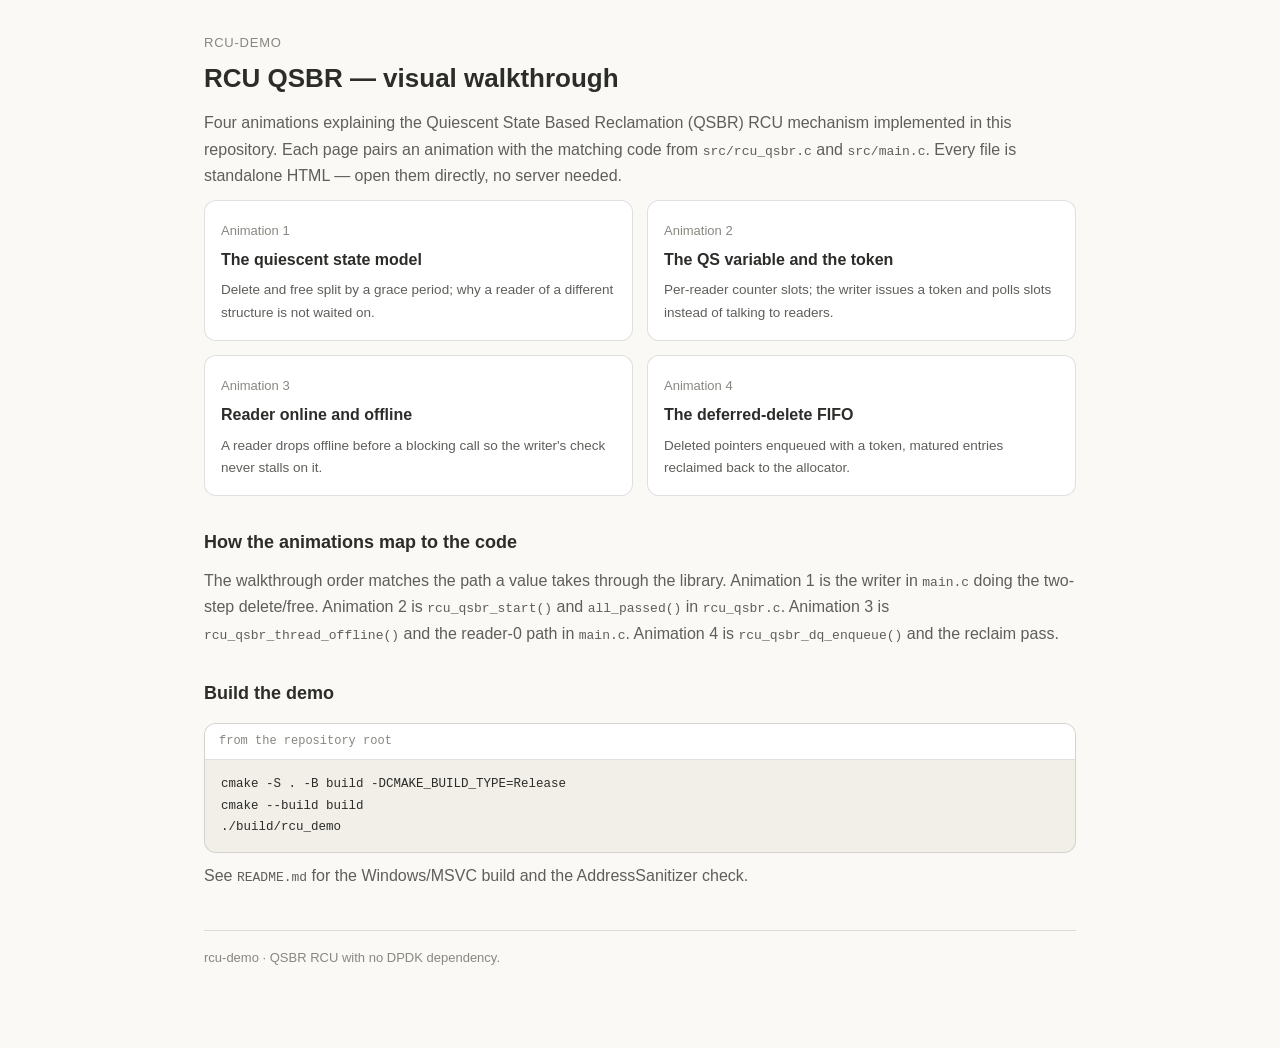
<file: docs/index.html>
<!DOCTYPE html>
<html lang="en">
<head>
<meta charset="utf-8">
<meta name="viewport" content="width=device-width, initial-scale=1">
<title>RCU demo — animations</title>
<link rel="stylesheet" href="rcu-anim.css">
</head>
<body>
<div class="wrap">
<header class="page">
  <p class="eyebrow">rcu-demo</p>
  <h1>RCU QSBR — visual walkthrough</h1>
</header>

<p>Four animations explaining the Quiescent State Based Reclamation (QSBR)
RCU mechanism implemented in this repository. Each page pairs an
animation with the matching code from <code>src/rcu_qsbr.c</code> and
<code>src/main.c</code>. Every file is standalone HTML — open them
directly, no server needed.</p>

<div class="tiles">
  <a class="tile" href="01-quiescent-state.html">
    <span class="n">Animation 1</span>
    <h3>The quiescent state model</h3>
    <p>Delete and free split by a grace period; why a reader of a
       different structure is not waited on.</p>
  </a>
  <a class="tile" href="02-qs-variable.html">
    <span class="n">Animation 2</span>
    <h3>The QS variable and the token</h3>
    <p>Per-reader counter slots; the writer issues a token and polls
       slots instead of talking to readers.</p>
  </a>
  <a class="tile" href="03-online-offline.html">
    <span class="n">Animation 3</span>
    <h3>Reader online and offline</h3>
    <p>A reader drops offline before a blocking call so the writer's
       check never stalls on it.</p>
  </a>
  <a class="tile" href="04-deferred-fifo.html">
    <span class="n">Animation 4</span>
    <h3>The deferred-delete FIFO</h3>
    <p>Deleted pointers enqueued with a token, matured entries
       reclaimed back to the allocator.</p>
  </a>
</div>

<h2>How the animations map to the code</h2>
<p>The walkthrough order matches the path a value takes through the
library. Animation&nbsp;1 is the writer in <code>main.c</code> doing the
two-step delete/free. Animation&nbsp;2 is <code>rcu_qsbr_start()</code>
and <code>all_passed()</code> in <code>rcu_qsbr.c</code>.
Animation&nbsp;3 is <code>rcu_qsbr_thread_offline()</code> and the
reader-0 path in <code>main.c</code>. Animation&nbsp;4 is
<code>rcu_qsbr_dq_enqueue()</code> and the reclaim pass.</p>

<h2>Build the demo</h2>
<figure class="code">
  <figcaption>from the repository root</figcaption>
<pre>cmake -S . -B build -DCMAKE_BUILD_TYPE=Release
cmake --build build
./build/rcu_demo
</pre>
</figure>
<p>See <code>README.md</code> for the Windows/MSVC build and the
AddressSanitizer check.</p>

<div class="footer">rcu-demo · QSBR RCU with no DPDK dependency.</div>
</div>
</body>
</html>
</file>
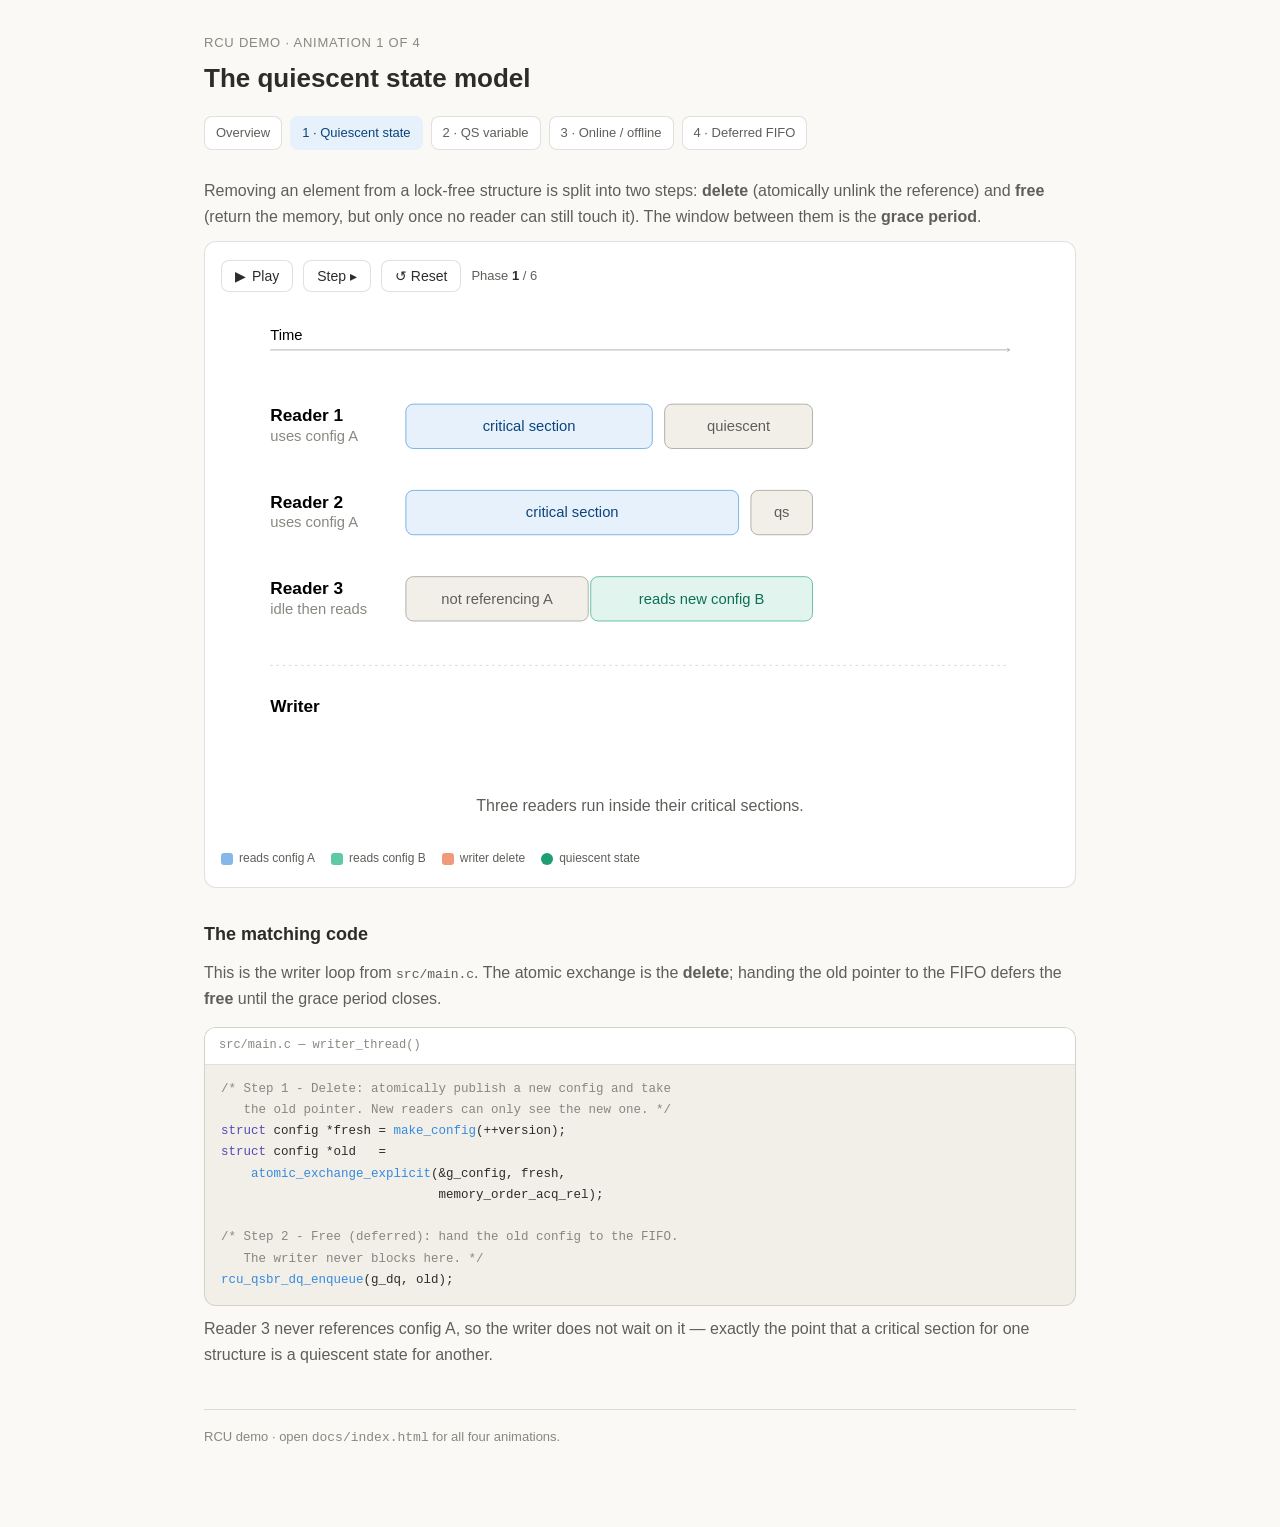
<file: docs/01-quiescent-state.html>
<!DOCTYPE html>
<html lang="en">
<head>
<meta charset="utf-8">
<meta name="viewport" content="width=device-width, initial-scale=1">
<title>1 · Quiescent state model — RCU demo</title>
<link rel="stylesheet" href="rcu-anim.css">
</head>
<body>
<div class="wrap">
<header class="page">
  <p class="eyebrow">RCU demo · animation 1 of 4</p>
  <h1>The quiescent state model</h1>
</header>

<nav class="nav">
  <a href="index.html">Overview</a>
  <a href="01-quiescent-state.html" class="current">1 · Quiescent state</a>
  <a href="02-qs-variable.html">2 · QS variable</a>
  <a href="03-online-offline.html">3 · Online / offline</a>
  <a href="04-deferred-fifo.html">4 · Deferred FIFO</a>
</nav>

<p>Removing an element from a lock-free structure is split into two steps:
<b>delete</b> (atomically unlink the reference) and <b>free</b> (return the
memory, but only once no reader can still touch it). The window between
them is the <b>grace period</b>.</p>

<div class="card">
  <div class="controls">
    <button id="play"><span id="play-i">▶</span> <span id="play-t">Play</span></button>
    <button id="step">Step ▸</button>
    <button id="reset">↺ Reset</button>
    <span class="phase-tag">Phase <b id="pn">1</b> / 6</span>
  </div>

  <svg viewBox="0 0 680 430" xmlns="http://www.w3.org/2000/svg" role="img"
       aria-label="Timeline of three readers and a writer across a grace period">
    <defs>
      <marker id="ar" viewBox="0 0 10 10" refX="8" refY="5"
              markerWidth="6" markerHeight="6" orient="auto-start-reverse">
        <path d="M2 1L8 5L2 9" fill="none" stroke="context-stroke"
              stroke-width="1.5" stroke-linecap="round" stroke-linejoin="round"/>
      </marker>
    </defs>
    <text x="40" y="26" class="t3" font-size="12">Time</text>
    <line x1="40" y1="34" x2="640" y2="34" stroke="#888780"
          stroke-width="0.5" marker-end="url(#ar)"/>

    <rect id="grace" x="250" y="40" width="220" height="330" rx="6"
          fill="#ba7517" opacity="0"/>
    <line id="del-l" x1="250" y1="40" x2="250" y2="378" stroke="#d85a30"
          stroke-width="1" stroke-dasharray="4 4" opacity="0"/>
    <line id="free-l" x1="470" y1="40" x2="470" y2="378" stroke="#1d9e75"
          stroke-width="1" stroke-dasharray="4 4" opacity="0"/>
    <text id="grace-t" x="360" y="58" text-anchor="middle" font-size="12"
          font-weight="600" fill="#854f0b" opacity="0">Grace period</text>

    <text x="40" y="92" font-size="14" font-weight="600">Reader 1</text>
    <text x="40" y="108" font-size="12" fill="#888780">uses config A</text>
    <rect x="150" y="78" width="200" height="36" rx="6" fill="#e6f1fb"
          stroke="#378add" stroke-width="0.5"/>
    <text x="250" y="100" text-anchor="middle" font-size="12"
          fill="#0c447c">critical section</text>
    <circle id="r1q" cx="350" cy="96" r="9" fill="#1d9e75" opacity="0"/>
    <rect x="360" y="78" width="120" height="36" rx="6" fill="#f1efe8"
          stroke="#888780" stroke-width="0.5"/>
    <text x="420" y="100" text-anchor="middle" font-size="12"
          fill="#5f5e5a">quiescent</text>

    <text x="40" y="162" font-size="14" font-weight="600">Reader 2</text>
    <text x="40" y="178" font-size="12" fill="#888780">uses config A</text>
    <rect x="150" y="148" width="270" height="36" rx="6" fill="#e6f1fb"
          stroke="#378add" stroke-width="0.5"/>
    <text x="285" y="170" text-anchor="middle" font-size="12"
          fill="#0c447c">critical section</text>
    <circle id="r2q" cx="420" cy="166" r="9" fill="#1d9e75" opacity="0"/>
    <rect x="430" y="148" width="50" height="36" rx="6" fill="#f1efe8"
          stroke="#888780" stroke-width="0.5"/>
    <text x="455" y="170" text-anchor="middle" font-size="12"
          fill="#5f5e5a">qs</text>

    <text x="40" y="232" font-size="14" font-weight="600">Reader 3</text>
    <text x="40" y="248" font-size="12" fill="#888780">idle then reads</text>
    <rect x="150" y="218" width="148" height="36" rx="6" fill="#f1efe8"
          stroke="#888780" stroke-width="0.5"/>
    <text x="224" y="240" text-anchor="middle" font-size="12"
          fill="#5f5e5a">not referencing A</text>
    <rect x="300" y="218" width="180" height="36" rx="6" fill="#e1f5ee"
          stroke="#1d9e75" stroke-width="0.5"/>
    <text x="390" y="240" text-anchor="middle" font-size="12"
          fill="#0f6e56">reads new config B</text>

    <line x1="40" y1="290" x2="640" y2="290" stroke="#888780"
          stroke-width="0.5" stroke-dasharray="2 3" opacity="0.5"/>

    <text x="40" y="328" font-size="14" font-weight="600">Writer</text>
    <g id="w-del" opacity="0">
      <rect x="200" y="312" width="100" height="36" rx="6" fill="#faece7"
            stroke="#d85a30" stroke-width="0.5"/>
      <text x="250" y="334" text-anchor="middle" font-size="12"
            fill="#993c1d">delete A</text>
    </g>
    <g id="w-work" opacity="0">
      <rect x="305" y="312" width="160" height="36" rx="6" fill="#f1efe8"
            stroke="#888780" stroke-width="0.5"/>
      <text x="385" y="334" text-anchor="middle" font-size="12"
            fill="#5f5e5a">other useful work</text>
    </g>
    <g id="w-free" opacity="0">
      <rect x="470" y="312" width="110" height="36" rx="6" fill="#e1f5ee"
            stroke="#1d9e75" stroke-width="0.5"/>
      <text x="525" y="334" text-anchor="middle" font-size="12"
            fill="#0f6e56">free(A)</text>
    </g>

    <text id="cap" x="340" y="408" text-anchor="middle" font-size="13"
          font-weight="500" fill="#5f5e5a">
      Three readers run inside their critical sections.</text>
  </svg>

  <div class="legend">
    <span><i class="swatch" style="background:#85b7eb"></i>reads config A</span>
    <span><i class="swatch" style="background:#5dcaa5"></i>reads config B</span>
    <span><i class="swatch" style="background:#f0997b"></i>writer delete</span>
    <span><i class="swatch round" style="background:#1d9e75"></i>quiescent state</span>
  </div>
</div>

<h2>The matching code</h2>
<p>This is the writer loop from <code>src/main.c</code>. The atomic
exchange is the <b>delete</b>; handing the old pointer to the FIFO defers
the <b>free</b> until the grace period closes.</p>

<figure class="code">
  <figcaption>src/main.c — writer_thread()</figcaption>
<pre><span class="cm">/* Step 1 - Delete: atomically publish a new config and take</span>
<span class="cm">   the old pointer. New readers can only see the new one. */</span>
<span class="kw">struct</span> config *fresh = <span class="fn">make_config</span>(++version);
<span class="kw">struct</span> config *old   =
    <span class="fn">atomic_exchange_explicit</span>(&g_config, fresh,
                             memory_order_acq_rel);

<span class="cm">/* Step 2 - Free (deferred): hand the old config to the FIFO.</span>
<span class="cm">   The writer never blocks here. */</span>
<span class="fn">rcu_qsbr_dq_enqueue</span>(g_dq, old);
</pre>
</figure>

<p>Reader 3 never references config A, so the writer does not wait on it —
exactly the point that a critical section for one structure is a quiescent
state for another.</p>

<div class="footer">RCU demo · open <code>docs/index.html</code> for all four animations.</div>
</div>

<script>
(function () {
  var $ = function (id) { return document.getElementById(id); };
  var ids = ["grace","grace-t","del-l","free-l","w-del","w-work","w-free","r1q","r2q"];
  var phases = [
    { cap: "Three readers run inside their critical sections.",
      on: {} },
    { cap: "Writer deletes config A \u2014 atomic_exchange unlinks it, but does not free it yet.",
      on: { "w-del":1, "del-l":1 } },
    { cap: "The grace period begins. Readers 1 and 2 still reference A, so its memory cannot be freed.",
      on: { "w-del":1, "del-l":1, "grace":0.16, "grace-t":1 } },
    { cap: "Reader 1 hits a quiescent state. Reader 3 only ever read config B, so the writer ignores it.",
      on: { "w-del":1, "del-l":1, "grace":0.16, "grace-t":1, "w-work":1, "r1q":1 } },
    { cap: "Reader 2 hits a quiescent state. Every reader of config A has now released its reference.",
      on: { "w-del":1, "del-l":1, "grace":0.16, "grace-t":1, "w-work":1, "r1q":1, "r2q":1, "free-l":1 } },
    { cap: "Grace period ends. rcu_qsbr_check() succeeds and the writer frees config A safely.",
      on: { "w-del":1, "del-l":1, "grace":0.16, "grace-t":1, "w-work":1, "r1q":1, "r2q":1, "free-l":1, "w-free":1 } }
  ];
  var i = 0, timer = null;
  function render() {
    var p = phases[i];
    ids.forEach(function (id) { $(id).style.opacity = 0; });
    for (var k in p.on) { $(k).style.opacity = p.on[k]; }
    $("cap").textContent = p.cap;
    $("pn").textContent = i + 1;
  }
  function stop() {
    if (timer) { clearInterval(timer); timer = null; }
    $("play-i").textContent = "\u25b6"; $("play-t").textContent = "Play";
  }
  function next() { i = (i + 1) % phases.length; render(); if (i === phases.length - 1) stop(); }
  $("play").onclick = function () {
    if (timer) { stop(); return; }
    if (i === phases.length - 1) { i = 0; render(); }
    $("play-i").textContent = "\u2759\u2759"; $("play-t").textContent = "Pause";
    timer = setInterval(next, 2100);
  };
  $("step").onclick = function () { stop(); next(); };
  $("reset").onclick = function () { stop(); i = 0; render(); };
  render();
})();
</script>
</body>
</html>
</file>
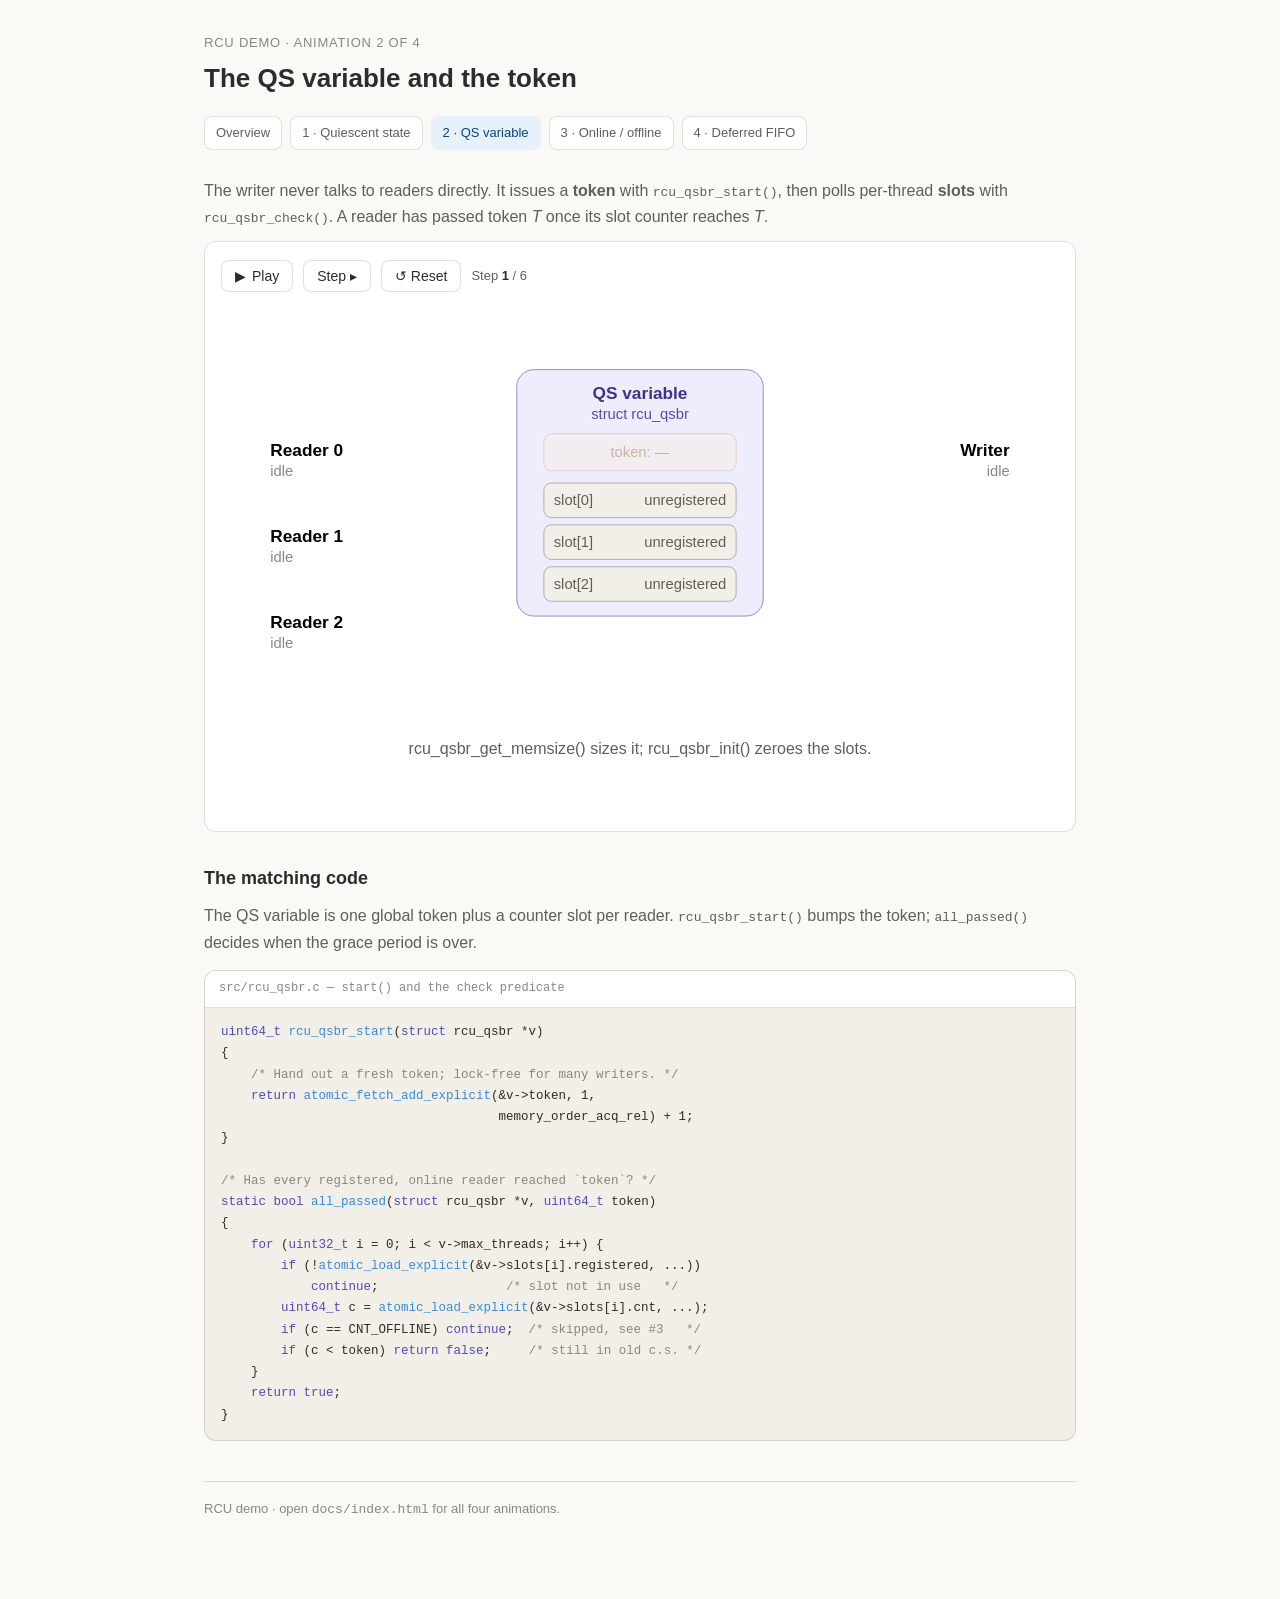
<file: docs/02-qs-variable.html>
<!DOCTYPE html>
<html lang="en">
<head>
<meta charset="utf-8">
<meta name="viewport" content="width=device-width, initial-scale=1">
<title>2 · QS variable &amp; token — RCU demo</title>
<link rel="stylesheet" href="rcu-anim.css">
</head>
<body>
<div class="wrap">
<header class="page">
  <p class="eyebrow">RCU demo · animation 2 of 4</p>
  <h1>The QS variable and the token</h1>
</header>

<nav class="nav">
  <a href="index.html">Overview</a>
  <a href="01-quiescent-state.html">1 · Quiescent state</a>
  <a href="02-qs-variable.html" class="current">2 · QS variable</a>
  <a href="03-online-offline.html">3 · Online / offline</a>
  <a href="04-deferred-fifo.html">4 · Deferred FIFO</a>
</nav>

<p>The writer never talks to readers directly. It issues a <b>token</b> with
<code>rcu_qsbr_start()</code>, then polls per-thread <b>slots</b> with
<code>rcu_qsbr_check()</code>. A reader has passed token <i>T</i> once its
slot counter reaches <i>T</i>.</p>

<div class="card">
  <div class="controls">
    <button id="play"><span id="play-i">▶</span> <span id="play-t">Play</span></button>
    <button id="step">Step ▸</button>
    <button id="reset">↺ Reset</button>
    <span class="phase-tag">Step <b id="pn">1</b> / 6</span>
  </div>

  <svg viewBox="0 0 680 410" xmlns="http://www.w3.org/2000/svg" role="img"
       aria-label="QS variable with three reader slots, a token, and a writer">
    <defs>
      <marker id="ar" viewBox="0 0 10 10" refX="8" refY="5"
              markerWidth="6" markerHeight="6" orient="auto-start-reverse">
        <path d="M2 1L8 5L2 9" fill="none" stroke="context-stroke"
              stroke-width="1.5" stroke-linecap="round" stroke-linejoin="round"/>
      </marker>
    </defs>

    <rect x="240" y="50" width="200" height="200" rx="14" fill="#eeedfe"
          stroke="#534ab7" stroke-width="0.5"/>
    <text x="340" y="74" text-anchor="middle" font-size="14"
          font-weight="600" fill="#3c3489">QS variable</text>
    <text x="340" y="90" text-anchor="middle" font-size="12"
          fill="#534ab7">struct rcu_qsbr</text>

    <rect id="tok" x="262" y="102" width="156" height="30" rx="6"
          fill="#faeeda" stroke="#ba7517" stroke-width="0.5" opacity="0.35"/>
    <text id="tok-t" x="340" y="121" text-anchor="middle" font-size="12"
          fill="#854f0b" opacity="0.35">token: \u2014</text>

    <g id="s0">
      <rect x="262" y="142" width="156" height="28" rx="6" fill="#f1efe8"
            stroke="#888780" stroke-width="0.5"/>
      <text x="270" y="160" font-size="12" fill="#5f5e5a">slot[0]</text>
      <text id="s0v" x="410" y="160" text-anchor="end" font-size="12"
            fill="#5f5e5a">unregistered</text>
    </g>
    <g id="s1">
      <rect x="262" y="176" width="156" height="28" rx="6" fill="#f1efe8"
            stroke="#888780" stroke-width="0.5"/>
      <text x="270" y="194" font-size="12" fill="#5f5e5a">slot[1]</text>
      <text id="s1v" x="410" y="194" text-anchor="end" font-size="12"
            fill="#5f5e5a">unregistered</text>
    </g>
    <g id="s2">
      <rect x="262" y="210" width="156" height="28" rx="6" fill="#f1efe8"
            stroke="#888780" stroke-width="0.5"/>
      <text x="270" y="228" font-size="12" fill="#5f5e5a">slot[2]</text>
      <text id="s2v" x="410" y="228" text-anchor="end" font-size="12"
            fill="#5f5e5a">unregistered</text>
    </g>

    <text x="40" y="120" font-size="14" font-weight="600">Reader 0</text>
    <text x="40" y="190" font-size="14" font-weight="600">Reader 1</text>
    <text x="40" y="260" font-size="14" font-weight="600">Reader 2</text>
    <text id="r0s" x="40" y="136" font-size="12" fill="#888780">idle</text>
    <text id="r1s" x="40" y="206" font-size="12" fill="#888780">idle</text>
    <text id="r2s" x="40" y="276" font-size="12" fill="#888780">idle</text>

    <line id="rl0" x1="150" y1="156" x2="256" y2="156" stroke="#534ab7"
          stroke-width="1" stroke-dasharray="4 3" opacity="0" marker-end="url(#ar)"/>
    <line id="rl1" x1="150" y1="190" x2="256" y2="190" stroke="#534ab7"
          stroke-width="1" stroke-dasharray="4 3" opacity="0" marker-end="url(#ar)"/>
    <line id="rl2" x1="150" y1="224" x2="256" y2="224" stroke="#534ab7"
          stroke-width="1" stroke-dasharray="4 3" opacity="0" marker-end="url(#ar)"/>

    <text x="640" y="120" text-anchor="end" font-size="14"
          font-weight="600">Writer</text>
    <text id="ws" x="640" y="136" text-anchor="end" font-size="12"
          fill="#888780">idle</text>
    <line id="wl" x1="540" y1="127" x2="446" y2="127" stroke="#ba7517"
          stroke-width="1" stroke-dasharray="4 3" opacity="0" marker-end="url(#ar)"/>

    <rect id="vd" x="190" y="282" width="300" height="40" rx="8"
          fill="#faece7" stroke="#d85a30" stroke-width="0.5" opacity="0"/>
    <text id="vd-t" x="340" y="306" text-anchor="middle" font-size="12"
          font-weight="500" fill="#993c1d" opacity="0">waiting</text>

    <text id="cap" x="340" y="362" text-anchor="middle" font-size="13"
          font-weight="500" fill="#5f5e5a">
      The application sizes and initializes the QS variable.</text>
  </svg>
</div>

<h2>The matching code</h2>
<p>The QS variable is one global token plus a counter slot per reader.
<code>rcu_qsbr_start()</code> bumps the token; <code>all_passed()</code>
decides when the grace period is over.</p>

<figure class="code">
  <figcaption>src/rcu_qsbr.c — start() and the check predicate</figcaption>
<pre><span class="kw">uint64_t</span> <span class="fn">rcu_qsbr_start</span>(<span class="kw">struct</span> rcu_qsbr *v)
{
    <span class="cm">/* Hand out a fresh token; lock-free for many writers. */</span>
    <span class="kw">return</span> <span class="fn">atomic_fetch_add_explicit</span>(&v-&gt;token, 1,
                                     memory_order_acq_rel) + 1;
}

<span class="cm">/* Has every registered, online reader reached `token`? */</span>
<span class="kw">static</span> <span class="kw">bool</span> <span class="fn">all_passed</span>(<span class="kw">struct</span> rcu_qsbr *v, <span class="kw">uint64_t</span> token)
{
    <span class="kw">for</span> (<span class="kw">uint32_t</span> i = 0; i &lt; v-&gt;max_threads; i++) {
        <span class="kw">if</span> (!<span class="fn">atomic_load_explicit</span>(&v-&gt;slots[i].registered, ...))
            <span class="kw">continue</span>;                 <span class="cm">/* slot not in use   */</span>
        <span class="kw">uint64_t</span> c = <span class="fn">atomic_load_explicit</span>(&v-&gt;slots[i].cnt, ...);
        <span class="kw">if</span> (c == CNT_OFFLINE) <span class="kw">continue</span>;  <span class="cm">/* skipped, see #3   */</span>
        <span class="kw">if</span> (c &lt; token) <span class="kw">return</span> <span class="kw">false</span>;     <span class="cm">/* still in old c.s. */</span>
    }
    <span class="kw">return</span> <span class="kw">true</span>;
}
</pre>
</figure>

<div class="footer">RCU demo · open <code>docs/index.html</code> for all four animations.</div>
</div>

<script>
(function () {
  var $ = function (id) { return document.getElementById(id); };
  function slot(g, fill, stroke, val) {
    var r = $(g).querySelector("rect");
    r.setAttribute("fill", fill); r.setAttribute("stroke", stroke);
    $(g.replace("s", "s") + "v") && 0;
  }
  function paint(n, fill, stroke, tx, val) {
    var r = $("s" + n).querySelector("rect");
    r.setAttribute("fill", fill); r.setAttribute("stroke", stroke);
    var t = $("s" + n + "v");
    t.setAttribute("fill", tx); t.textContent = val;
  }
  function txt(id, v) { $(id).textContent = v; }
  function op(id, v) { $(id).style.opacity = v; }

  var phases = [
    function () {
      paint(0, "#f1efe8", "#888780", "#5f5e5a", "unregistered");
      paint(1, "#f1efe8", "#888780", "#5f5e5a", "unregistered");
      paint(2, "#f1efe8", "#888780", "#5f5e5a", "unregistered");
      ["rl0","rl1","rl2","wl","vd","vd-t"].forEach(function (x) { op(x, 0); });
      op("tok", 0.35); op("tok-t", 0.35); txt("tok-t", "token: \u2014");
      txt("r0s", "idle"); txt("r1s", "idle"); txt("r2s", "idle");
      txt("ws", "idle");
      txt("cap", "rcu_qsbr_get_memsize() sizes it; rcu_qsbr_init() zeroes the slots.");
    },
    function () {
      paint(0, "#e6f1fb", "#378add", "#0c447c", "registered, offline");
      paint(1, "#e6f1fb", "#378add", "#0c447c", "registered, offline");
      paint(2, "#e6f1fb", "#378add", "#0c447c", "registered, offline");
      ["rl0","rl1","rl2"].forEach(function (x) { op(x, 0.8); });
      txt("r0s", "registered"); txt("r1s", "registered"); txt("r2s", "registered");
      txt("cap", "Each reader calls rcu_qsbr_thread_register() with its unique id.");
    },
    function () {
      paint(0, "#e6f1fb", "#378add", "#0c447c", "online \u00b7 cnt 2");
      paint(1, "#e6f1fb", "#378add", "#0c447c", "online \u00b7 cnt 2");
      paint(2, "#e6f1fb", "#378add", "#0c447c", "online \u00b7 cnt 2");
      txt("r0s", "online"); txt("r1s", "online"); txt("r2s", "online");
      txt("cap", "rcu_qsbr_thread_online() adopts the current token; readers start reporting.");
    },
    function () {
      op("wl", 0.85); txt("ws", "rcu_qsbr_start()");
      op("tok", 1); op("tok-t", 1); txt("tok-t", "token: 3  (issued)");
      op("vd", 1); op("vd-t", 1);
      $("vd").setAttribute("fill", "#faeeda");
      $("vd").setAttribute("stroke", "#ba7517");
      $("vd-t").setAttribute("fill", "#854f0b");
      txt("vd-t", "check(token=3) \u2192 no reader has reached 3");
      txt("cap", "The writer calls rcu_qsbr_start() and gets token = 3.");
    },
    function () {
      paint(0, "#e1f5ee", "#1d9e75", "#0f6e56", "online \u00b7 cnt 3");
      paint(2, "#e1f5ee", "#1d9e75", "#0f6e56", "online \u00b7 cnt 3");
      txt("r0s", "hit quiescent"); txt("r2s", "hit quiescent");
      txt("ws", "does other work");
      txt("vd-t", "check(token=3) \u2192 slot[1] still pending");
      txt("cap", "Readers 0 and 2 call rcu_qsbr_quiescent(); their slots advance to 3.");
    },
    function () {
      paint(1, "#e1f5ee", "#1d9e75", "#0f6e56", "online \u00b7 cnt 3");
      txt("r1s", "hit quiescent");
      txt("ws", "rcu_qsbr_check()");
      $("vd").setAttribute("fill", "#e1f5ee");
      $("vd").setAttribute("stroke", "#1d9e75");
      $("vd-t").setAttribute("fill", "#0f6e56");
      txt("vd-t", "check(token=3) \u2192 all slots \u2265 3: safe to free");
      txt("cap", "Once every slot reaches the token, rcu_qsbr_check() returns 1.");
    }
  ];
  var i = 0, timer = null;
  function render() { phases[i](); $("pn").textContent = i + 1; }
  function stop() {
    if (timer) { clearInterval(timer); timer = null; }
    $("play-i").textContent = "\u25b6"; $("play-t").textContent = "Play";
  }
  function next() { i = (i + 1) % phases.length; render(); if (i === phases.length - 1) stop(); }
  $("play").onclick = function () {
    if (timer) { stop(); return; }
    if (i === phases.length - 1) { i = 0; render(); }
    $("play-i").textContent = "\u2759\u2759"; $("play-t").textContent = "Pause";
    timer = setInterval(next, 2300);
  };
  $("step").onclick = function () { stop(); next(); };
  $("reset").onclick = function () { stop(); i = 0; render(); };
  render();
})();
</script>
</body>
</html>
</file>
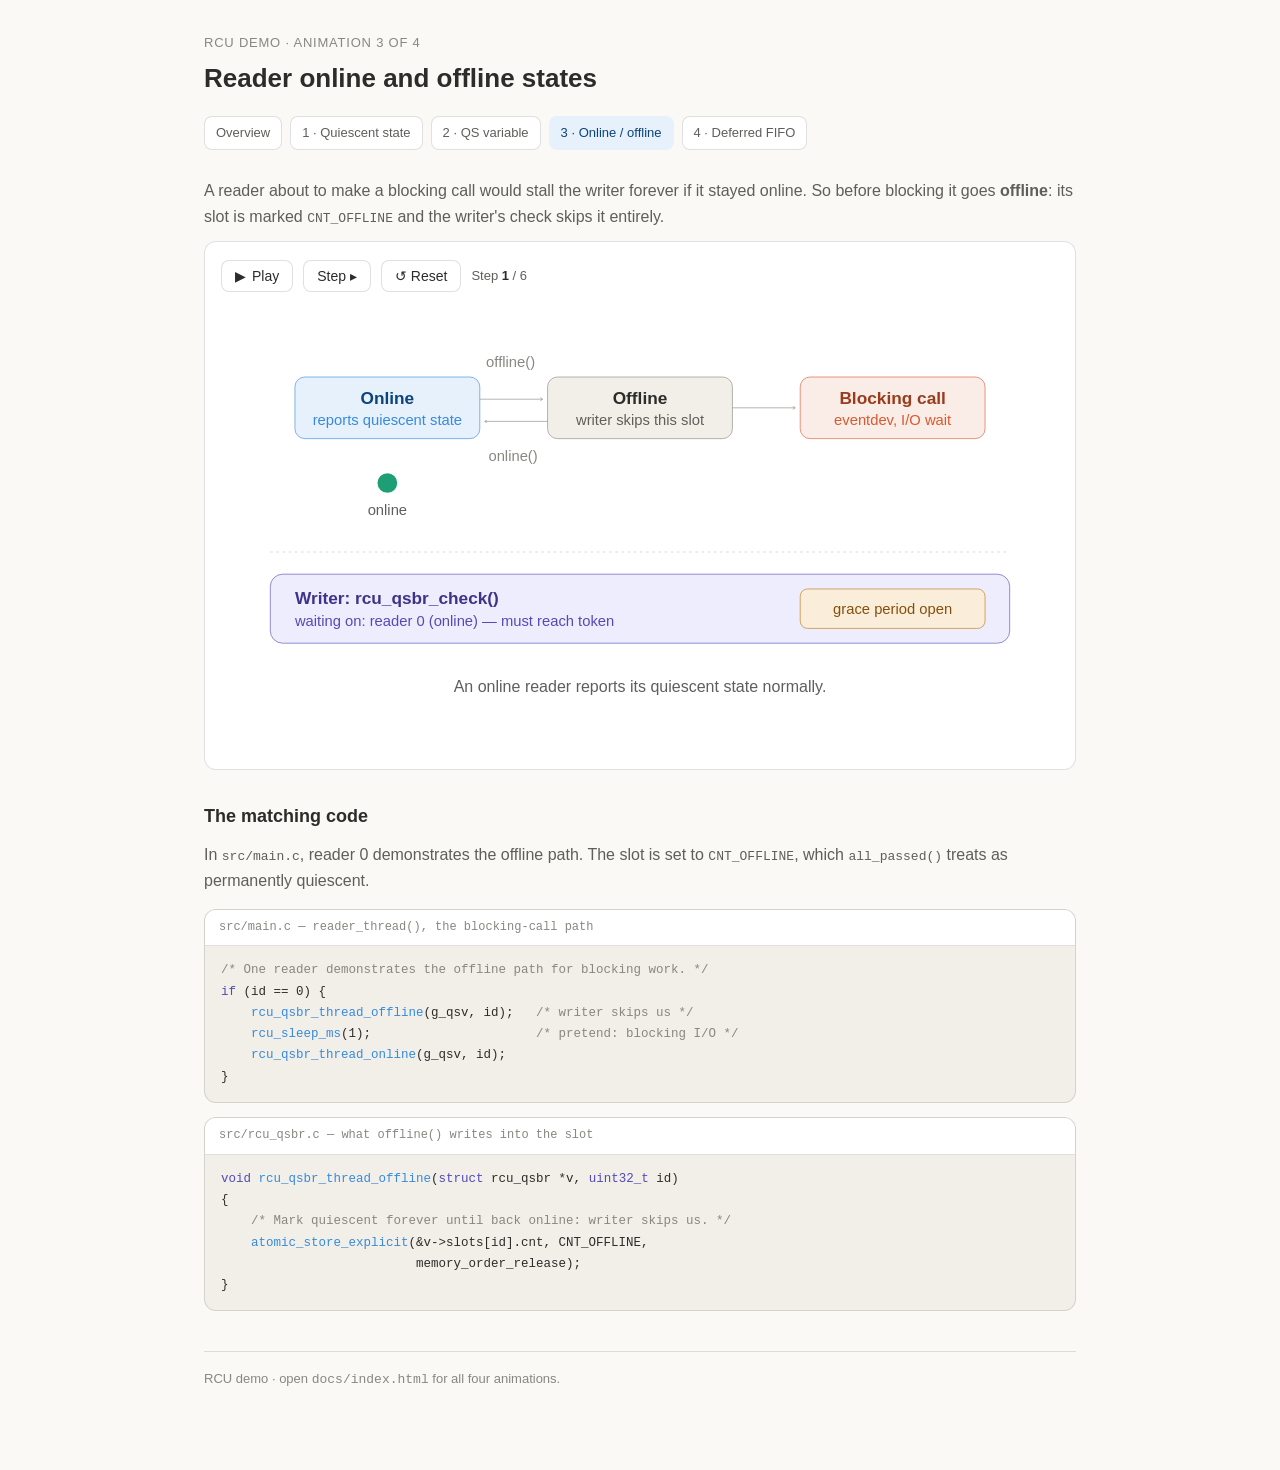
<file: docs/03-online-offline.html>
<!DOCTYPE html>
<html lang="en">
<head>
<meta charset="utf-8">
<meta name="viewport" content="width=device-width, initial-scale=1">
<title>3 · Online / offline — RCU demo</title>
<link rel="stylesheet" href="rcu-anim.css">
</head>
<body>
<div class="wrap">
<header class="page">
  <p class="eyebrow">RCU demo · animation 3 of 4</p>
  <h1>Reader online and offline states</h1>
</header>

<nav class="nav">
  <a href="index.html">Overview</a>
  <a href="01-quiescent-state.html">1 · Quiescent state</a>
  <a href="02-qs-variable.html">2 · QS variable</a>
  <a href="03-online-offline.html" class="current">3 · Online / offline</a>
  <a href="04-deferred-fifo.html">4 · Deferred FIFO</a>
</nav>

<p>A reader about to make a blocking call would stall the writer forever
if it stayed online. So before blocking it goes <b>offline</b>: its slot
is marked <code>CNT_OFFLINE</code> and the writer's check skips it
entirely.</p>

<div class="card">
  <div class="controls">
    <button id="play"><span id="play-i">▶</span> <span id="play-t">Play</span></button>
    <button id="step">Step ▸</button>
    <button id="reset">↺ Reset</button>
    <span class="phase-tag">Step <b id="pn">1</b> / 6</span>
  </div>

  <svg viewBox="0 0 680 360" xmlns="http://www.w3.org/2000/svg" role="img"
       aria-label="Reader cycling through online, offline, blocking, and back">
    <defs>
      <marker id="ar" viewBox="0 0 10 10" refX="8" refY="5"
              markerWidth="6" markerHeight="6" orient="auto-start-reverse">
        <path d="M2 1L8 5L2 9" fill="none" stroke="context-stroke"
              stroke-width="1.5" stroke-linecap="round" stroke-linejoin="round"/>
      </marker>
    </defs>

    <rect x="60" y="56" width="150" height="50" rx="8" fill="#e6f1fb"
          stroke="#378add" stroke-width="0.5"/>
    <text x="135" y="78" text-anchor="middle" font-size="14"
          font-weight="600" fill="#0c447c">Online</text>
    <text x="135" y="95" text-anchor="middle" font-size="12"
          fill="#378add">reports quiescent state</text>

    <rect x="265" y="56" width="150" height="50" rx="8" fill="#f1efe8"
          stroke="#888780" stroke-width="0.5"/>
    <text x="340" y="78" text-anchor="middle" font-size="14"
          font-weight="600" fill="#2c2c2a">Offline</text>
    <text x="340" y="95" text-anchor="middle" font-size="12"
          fill="#5f5e5a">writer skips this slot</text>

    <rect x="470" y="56" width="150" height="50" rx="8" fill="#faece7"
          stroke="#d85a30" stroke-width="0.5"/>
    <text x="545" y="78" text-anchor="middle" font-size="14"
          font-weight="600" fill="#993c1d">Blocking call</text>
    <text x="545" y="95" text-anchor="middle" font-size="12"
          fill="#d85a30">eventdev, I/O wait</text>

    <line x1="210" y1="74" x2="261" y2="74" stroke="#888780"
          stroke-width="0.5" marker-end="url(#ar)"/>
    <text x="235" y="48" text-anchor="middle" font-size="12"
          fill="#888780">offline()</text>
    <line x1="265" y1="92" x2="214" y2="92" stroke="#888780"
          stroke-width="0.5" marker-end="url(#ar)"/>
    <text x="237" y="124" text-anchor="middle" font-size="12"
          fill="#888780">online()</text>
    <line x1="415" y1="81" x2="466" y2="81" stroke="#888780"
          stroke-width="0.5" marker-end="url(#ar)"/>

    <circle id="dot" cx="135" cy="142" r="8" fill="#1d9e75"/>
    <text id="dot-t" x="135" y="168" text-anchor="middle" font-size="12"
          fill="#5f5e5a">reader here</text>

    <line x1="40" y1="198" x2="640" y2="198" stroke="#888780"
          stroke-width="0.5" stroke-dasharray="2 3" opacity="0.5"/>

    <rect x="40" y="216" width="600" height="56" rx="10" fill="#eeedfe"
          stroke="#534ab7" stroke-width="0.5"/>
    <text x="60" y="240" font-size="14" font-weight="600"
          fill="#3c3489">Writer: rcu_qsbr_check()</text>
    <text id="cl" x="60" y="258" font-size="12" fill="#534ab7">
      waiting on: reader 0 (online)</text>

    <rect id="tag" x="470" y="228" width="150" height="32" rx="6"
          fill="#faeeda" stroke="#ba7517" stroke-width="0.5"/>
    <text id="tag-t" x="545" y="248" text-anchor="middle" font-size="12"
          font-weight="500" fill="#854f0b">grace period open</text>

    <text id="cap" x="340" y="312" text-anchor="middle" font-size="13"
          font-weight="500" fill="#5f5e5a">
      An online reader reports its quiescent state normally.</text>
  </svg>
</div>

<h2>The matching code</h2>
<p>In <code>src/main.c</code>, reader 0 demonstrates the offline path.
The slot is set to <code>CNT_OFFLINE</code>, which <code>all_passed()</code>
treats as permanently quiescent.</p>

<figure class="code">
  <figcaption>src/main.c — reader_thread(), the blocking-call path</figcaption>
<pre><span class="cm">/* One reader demonstrates the offline path for blocking work. */</span>
<span class="kw">if</span> (id == 0) {
    <span class="fn">rcu_qsbr_thread_offline</span>(g_qsv, id);   <span class="cm">/* writer skips us */</span>
    <span class="fn">rcu_sleep_ms</span>(1);                      <span class="cm">/* pretend: blocking I/O */</span>
    <span class="fn">rcu_qsbr_thread_online</span>(g_qsv, id);
}
</pre>
</figure>

<figure class="code">
  <figcaption>src/rcu_qsbr.c — what offline() writes into the slot</figcaption>
<pre><span class="kw">void</span> <span class="fn">rcu_qsbr_thread_offline</span>(<span class="kw">struct</span> rcu_qsbr *v, <span class="kw">uint32_t</span> id)
{
    <span class="cm">/* Mark quiescent forever until back online: writer skips us. */</span>
    <span class="fn">atomic_store_explicit</span>(&v-&gt;slots[id].cnt, CNT_OFFLINE,
                          memory_order_release);
}
</pre>
</figure>

<div class="footer">RCU demo · open <code>docs/index.html</code> for all four animations.</div>
</div>

<script>
(function () {
  var $ = function (id) { return document.getElementById(id); };
  function dot(x, y, c, label) {
    $("dot").setAttribute("cx", x); $("dot").setAttribute("cy", y);
    $("dot").setAttribute("fill", c);
    $("dot-t").setAttribute("x", x); $("dot-t").textContent = label;
  }
  function tag(fill, stroke, tx, label) {
    $("tag").setAttribute("fill", fill); $("tag").setAttribute("stroke", stroke);
    $("tag-t").setAttribute("fill", tx); $("tag-t").textContent = label;
  }
  var phases = [
    function () {
      dot(135, 142, "#1d9e75", "online");
      $("cl").textContent = "waiting on: reader 0 (online) \u2014 must reach token";
      tag("#faeeda", "#ba7517", "#854f0b", "grace period open");
      $("cap").textContent = "An online reader reports its quiescent state normally.";
    },
    function () {
      dot(545, 142, "#d85a30", "entering blocking call");
      $("cl").textContent = "reader 0 about to block \u2014 cannot report for a while";
      tag("#fceaea", "#a32d2d", "#791f1f", "would stall the writer");
      $("cap").textContent = "The reader is about to block. If it stayed online, the writer would wait forever.";
    },
    function () {
      dot(340, 142, "#888780", "offline");
      $("cl").textContent = "reader 0 marked offline \u2014 excluded from the check";
      tag("#e1f5ee", "#1d9e75", "#0f6e56", "grace period can close");
      $("cap").textContent = "Before blocking, the reader calls rcu_qsbr_thread_offline(). The writer drops it.";
    },
    function () {
      dot(340, 142, "#888780", "offline (blocked)");
      $("cl").textContent = "all_passed() hits CNT_OFFLINE and skips slot 0";
      tag("#e1f5ee", "#1d9e75", "#0f6e56", "reclamation proceeds");
      $("cap").textContent = "While reader 0 is blocked, rcu_qsbr_check() can still succeed on the other slots.";
    },
    function () {
      dot(545, 142, "#d85a30", "blocking call returned");
      $("cl").textContent = "reader 0 returning \u2014 not yet reporting";
      tag("#f1efe8", "#888780", "#5f5e5a", "\u2014");
      $("cap").textContent = "The blocking call returns. The reader is ready to reference shared data again.";
    },
    function () {
      dot(135, 142, "#1d9e75", "online again");
      $("cl").textContent = "waiting on: reader 0 (online) \u2014 back in the count";
      tag("#faeeda", "#ba7517", "#854f0b", "grace period open");
      $("cap").textContent = "rcu_qsbr_thread_online() adopts the latest token and rejoins reporting.";
    }
  ];
  var i = 0, timer = null;
  function render() { phases[i](); $("pn").textContent = i + 1; }
  function stop() {
    if (timer) { clearInterval(timer); timer = null; }
    $("play-i").textContent = "\u25b6"; $("play-t").textContent = "Play";
  }
  function next() { i = (i + 1) % phases.length; render(); if (i === phases.length - 1) stop(); }
  $("play").onclick = function () {
    if (timer) { stop(); return; }
    if (i === phases.length - 1) { i = 0; render(); }
    $("play-i").textContent = "\u2759\u2759"; $("play-t").textContent = "Pause";
    timer = setInterval(next, 2300);
  };
  $("step").onclick = function () { stop(); next(); };
  $("reset").onclick = function () { stop(); i = 0; render(); };
  render();
})();
</script>
</body>
</html>
</file>
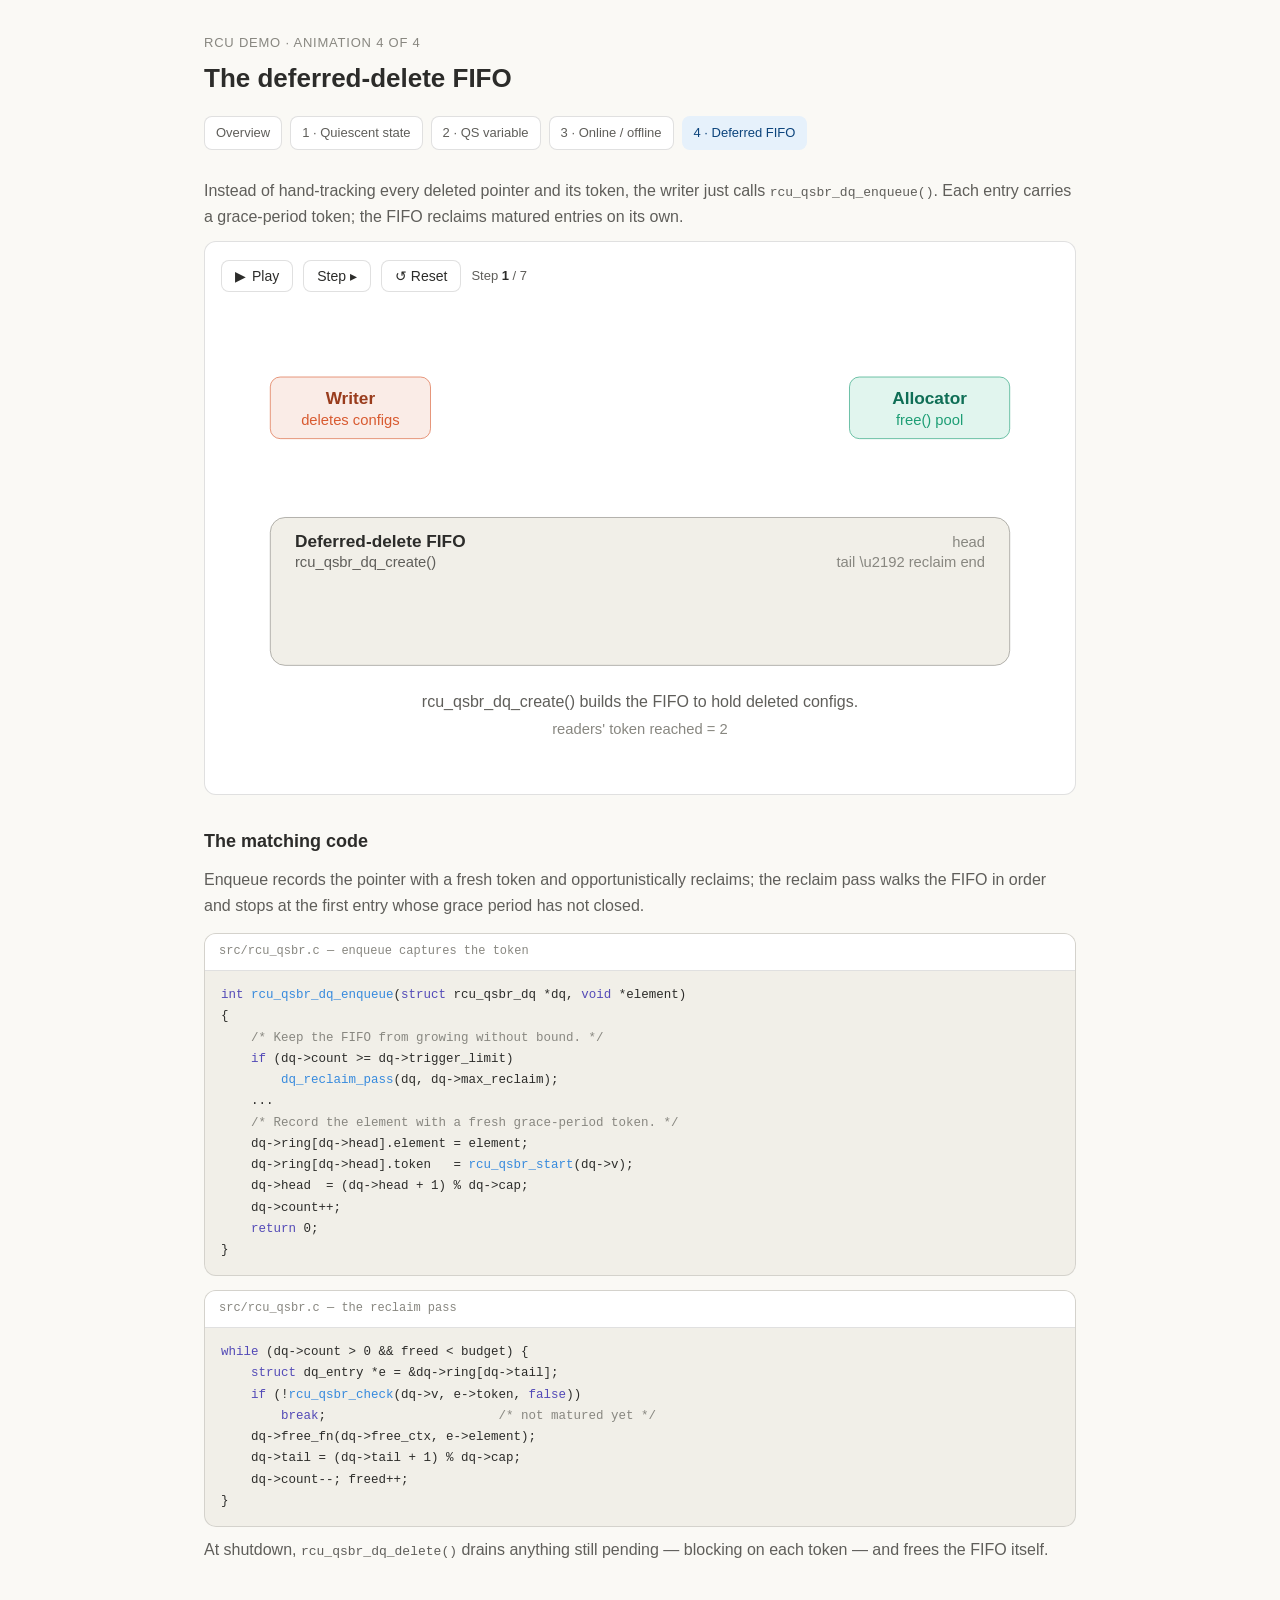
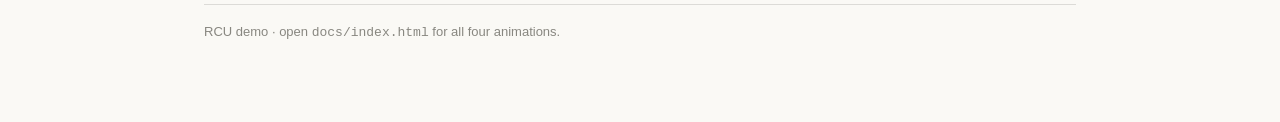
<file: docs/04-deferred-fifo.html>
<!DOCTYPE html>
<html lang="en">
<head>
<meta charset="utf-8">
<meta name="viewport" content="width=device-width, initial-scale=1">
<title>4 · Deferred-delete FIFO — RCU demo</title>
<link rel="stylesheet" href="rcu-anim.css">
</head>
<body>
<div class="wrap">
<header class="page">
  <p class="eyebrow">RCU demo · animation 4 of 4</p>
  <h1>The deferred-delete FIFO</h1>
</header>

<nav class="nav">
  <a href="index.html">Overview</a>
  <a href="01-quiescent-state.html">1 · Quiescent state</a>
  <a href="02-qs-variable.html">2 · QS variable</a>
  <a href="03-online-offline.html">3 · Online / offline</a>
  <a href="04-deferred-fifo.html" class="current">4 · Deferred FIFO</a>
</nav>

<p>Instead of hand-tracking every deleted pointer and its token, the
writer just calls <code>rcu_qsbr_dq_enqueue()</code>. Each entry carries
a grace-period token; the FIFO reclaims matured entries on its own.</p>

<div class="card">
  <div class="controls">
    <button id="play"><span id="play-i">▶</span> <span id="play-t">Play</span></button>
    <button id="step">Step ▸</button>
    <button id="reset">↺ Reset</button>
    <span class="phase-tag">Step <b id="pn">1</b> / 7</span>
  </div>

  <svg viewBox="0 0 680 380" xmlns="http://www.w3.org/2000/svg" role="img"
       aria-label="Writer enqueueing deleted pointers into a FIFO that reclaims to the allocator">
    <defs>
      <marker id="ar" viewBox="0 0 10 10" refX="8" refY="5"
              markerWidth="6" markerHeight="6" orient="auto-start-reverse">
        <path d="M2 1L8 5L2 9" fill="none" stroke="context-stroke"
              stroke-width="1.5" stroke-linecap="round" stroke-linejoin="round"/>
      </marker>
    </defs>

    <rect x="40" y="56" width="130" height="50" rx="8" fill="#faece7"
          stroke="#d85a30" stroke-width="0.5"/>
    <text x="105" y="78" text-anchor="middle" font-size="14"
          font-weight="600" fill="#993c1d">Writer</text>
    <text x="105" y="95" text-anchor="middle" font-size="12"
          fill="#d85a30">deletes configs</text>

    <rect x="510" y="56" width="130" height="50" rx="8" fill="#e1f5ee"
          stroke="#1d9e75" stroke-width="0.5"/>
    <text x="575" y="78" text-anchor="middle" font-size="14"
          font-weight="600" fill="#0f6e56">Allocator</text>
    <text x="575" y="95" text-anchor="middle" font-size="12"
          fill="#1d9e75">free() pool</text>

    <rect x="40" y="170" width="600" height="120" rx="12" fill="#f1efe8"
          stroke="#888780" stroke-width="0.5"/>
    <text x="60" y="194" font-size="14" font-weight="600"
          fill="#2c2c2a">Deferred-delete FIFO</text>
    <text x="60" y="210" font-size="12" fill="#5f5e5a">
      rcu_qsbr_dq_create()</text>
    <text x="620" y="194" text-anchor="end" font-size="12"
          fill="#888780">head</text>
    <text x="620" y="210" text-anchor="end" font-size="12"
          fill="#888780">tail \u2192 reclaim end</text>

    <g id="e1" opacity="0">
      <rect x="78" y="224" width="120" height="46" rx="6" fill="#faeeda"
            stroke="#ba7517" stroke-width="0.5"/>
      <text x="138" y="244" text-anchor="middle" font-size="12"
            font-weight="500" fill="#854f0b">config A</text>
      <text x="138" y="260" text-anchor="middle" font-size="12"
            fill="#ba7517">token 3</text>
    </g>
    <g id="e2" opacity="0">
      <rect x="214" y="224" width="120" height="46" rx="6" fill="#faeeda"
            stroke="#ba7517" stroke-width="0.5"/>
      <text x="274" y="244" text-anchor="middle" font-size="12"
            font-weight="500" fill="#854f0b">config B</text>
      <text x="274" y="260" text-anchor="middle" font-size="12"
            fill="#ba7517">token 4</text>
    </g>
    <g id="e3" opacity="0">
      <rect x="350" y="224" width="120" height="46" rx="6" fill="#faeeda"
            stroke="#ba7517" stroke-width="0.5"/>
      <text x="410" y="244" text-anchor="middle" font-size="12"
            font-weight="500" fill="#854f0b">config C</text>
      <text x="410" y="260" text-anchor="middle" font-size="12"
            fill="#ba7517">token 5</text>
    </g>

    <line id="enq" x1="105" y1="110" x2="105" y2="218" stroke="#993c1d"
          stroke-width="1" stroke-dasharray="4 3" opacity="0" marker-end="url(#ar)"/>
    <text id="enq-t" x="120" y="152" font-size="12" fill="#993c1d"
          opacity="0">dq_enqueue()</text>

    <line id="rec" x1="475" y1="247" x2="505" y2="120" stroke="#0f6e56"
          stroke-width="1" stroke-dasharray="4 3" opacity="0" marker-end="url(#ar)"/>
    <text id="rec-t" x="498" y="180" text-anchor="end" font-size="12"
          fill="#0f6e56" opacity="0">reclaim</text>

    <text id="cap" x="340" y="324" text-anchor="middle" font-size="13"
          font-weight="500" fill="#5f5e5a">
      rcu_qsbr_dq_create() builds the FIFO to hold deleted configs.</text>
    <text id="cap2" x="340" y="346" text-anchor="middle" font-size="12"
          fill="#888780">readers' token reached = 2</text>
  </svg>
</div>

<h2>The matching code</h2>
<p>Enqueue records the pointer with a fresh token and opportunistically
reclaims; the reclaim pass walks the FIFO in order and stops at the first
entry whose grace period has not closed.</p>

<figure class="code">
  <figcaption>src/rcu_qsbr.c — enqueue captures the token</figcaption>
<pre><span class="kw">int</span> <span class="fn">rcu_qsbr_dq_enqueue</span>(<span class="kw">struct</span> rcu_qsbr_dq *dq, <span class="kw">void</span> *element)
{
    <span class="cm">/* Keep the FIFO from growing without bound. */</span>
    <span class="kw">if</span> (dq-&gt;count &gt;= dq-&gt;trigger_limit)
        <span class="fn">dq_reclaim_pass</span>(dq, dq-&gt;max_reclaim);
    ...
    <span class="cm">/* Record the element with a fresh grace-period token. */</span>
    dq-&gt;ring[dq-&gt;head].element = element;
    dq-&gt;ring[dq-&gt;head].token   = <span class="fn">rcu_qsbr_start</span>(dq-&gt;v);
    dq-&gt;head  = (dq-&gt;head + 1) % dq-&gt;cap;
    dq-&gt;count++;
    <span class="kw">return</span> 0;
}
</pre>
</figure>

<figure class="code">
  <figcaption>src/rcu_qsbr.c — the reclaim pass</figcaption>
<pre><span class="kw">while</span> (dq-&gt;count &gt; 0 && freed &lt; budget) {
    <span class="kw">struct</span> dq_entry *e = &dq-&gt;ring[dq-&gt;tail];
    <span class="kw">if</span> (!<span class="fn">rcu_qsbr_check</span>(dq-&gt;v, e-&gt;token, <span class="kw">false</span>))
        <span class="kw">break</span>;                       <span class="cm">/* not matured yet */</span>
    dq-&gt;free_fn(dq-&gt;free_ctx, e-&gt;element);
    dq-&gt;tail = (dq-&gt;tail + 1) % dq-&gt;cap;
    dq-&gt;count--; freed++;
}
</pre>
</figure>

<p>At shutdown, <code>rcu_qsbr_dq_delete()</code> drains anything still
pending — blocking on each token — and frees the FIFO itself.</p>

<div class="footer">RCU demo · open <code>docs/index.html</code> for all four animations.</div>
</div>

<script>
(function () {
  var $ = function (id) { return document.getElementById(id); };
  function op(id, v) { $(id).style.opacity = v; }
  function mature(id) {
    var r = $(id).querySelector("rect");
    r.setAttribute("fill", "#e1f5ee"); r.setAttribute("stroke", "#1d9e75");
    var ts = $(id).querySelectorAll("text");
    ts[0].setAttribute("fill", "#0f6e56");
    ts[1].setAttribute("fill", "#1d9e75");
  }
  function fresh(id) {
    var r = $(id).querySelector("rect");
    r.setAttribute("fill", "#faeeda"); r.setAttribute("stroke", "#ba7517");
    var ts = $(id).querySelectorAll("text");
    ts[0].setAttribute("fill", "#854f0b");
    ts[1].setAttribute("fill", "#ba7517");
  }
  var phases = [
    function () {
      ["e1","e2","e3","enq","enq-t","rec","rec-t"].forEach(function (x) { op(x, 0); });
      fresh("e1"); fresh("e2"); fresh("e3");
      $("cap").textContent = "rcu_qsbr_dq_create() builds the FIFO to hold deleted configs.";
      $("cap2").textContent = "readers' token reached = 2";
    },
    function () {
      op("enq", 0.85); op("enq-t", 1); op("e1", 1);
      $("cap").textContent = "Writer deletes config A. dq_enqueue() stores it with token 3 and starts the period.";
      $("cap2").textContent = "readers' token reached = 2";
    },
    function () {
      op("e2", 1); op("e3", 1);
      $("cap").textContent = "More deletes: configs B and C enqueued, each with its own token. Nothing freed yet.";
      $("cap2").textContent = "readers' token reached = 2";
    },
    function () {
      mature("e1"); op("rec", 0.85); op("rec-t", 1);
      $("cap").textContent = "Readers pass token 3. The reclaim pass finds config A matured \u2014 safe to free.";
      $("cap2").textContent = "readers' token reached = 3";
    },
    function () {
      op("e1", 0);
      $("cap").textContent = "config A is freed via free_fn and dequeued. This bounds the FIFO size.";
      $("cap2").textContent = "readers' token reached = 3";
    },
    function () {
      mature("e2"); mature("e3");
      $("cap").textContent = "Readers reach token 5. Both config B and config C have outlived their periods.";
      $("cap2").textContent = "readers' token reached = 5";
    },
    function () {
      op("e2", 0); op("e3", 0);
      $("cap").textContent = "dq_reclaim() frees the rest. At shutdown dq_delete() drains anything left.";
      $("cap2").textContent = "readers' token reached = 5 \u2014 FIFO empty";
    }
  ];
  var i = 0, timer = null;
  function render() { phases[i](); $("pn").textContent = i + 1; }
  function stop() {
    if (timer) { clearInterval(timer); timer = null; }
    $("play-i").textContent = "\u25b6"; $("play-t").textContent = "Play";
  }
  function next() { i = (i + 1) % phases.length; render(); if (i === phases.length - 1) stop(); }
  $("play").onclick = function () {
    if (timer) { stop(); return; }
    if (i === phases.length - 1) { i = 0; render(); }
    $("play-i").textContent = "\u2759\u2759"; $("play-t").textContent = "Pause";
    timer = setInterval(next, 2300);
  };
  $("step").onclick = function () { stop(); next(); };
  $("reset").onclick = function () { stop(); i = 0; render(); };
  render();
})();
</script>
</body>
</html>
</file>
<file: docs/rcu-anim.css>
/* rcu-anim.css - shared styling for the RCU demo animation pages */
:root {
  --bg: #faf9f5;
  --surface: #ffffff;
  --surface-2: #f1efe8;
  --text: #2c2c2a;
  --text-2: #5f5e5a;
  --text-3: #888780;
  --border: rgba(0, 0, 0, 0.12);
  --blue: #378add;   --blue-bg: #e6f1fb;   --blue-tx: #0c447c;
  --teal: #1d9e75;   --teal-bg: #e1f5ee;   --teal-tx: #0f6e56;
  --coral: #d85a30;  --coral-bg: #faece7;  --coral-tx: #993c1d;
  --amber: #ba7517;  --amber-bg: #faeeda;  --amber-tx: #854f0b;
  --purple: #534ab7; --purple-bg: #eeedfe; --purple-tx: #3c3489;
  --gray-c: #888780; --gray-bg: #f1efe8;
  --radius: 12px;
  --mono: ui-monospace, "SF Mono", "Cascadia Code", Consolas, monospace;
  --sans: -apple-system, BlinkMacSystemFont, "Segoe UI", Roboto, sans-serif;
}
@media (prefers-color-scheme: dark) {
  :root {
    --bg: #1f1e1c; --surface: #2a2927; --surface-2: #34322e;
    --text: #e8e6dd; --text-2: #b4b2a9; --text-3: #888780;
    --border: rgba(255, 255, 255, 0.14);
    --blue-bg: #0c447c; --blue-tx: #b5d4f4;
    --teal-bg: #085041; --teal-tx: #9fe1cb;
    --coral-bg: #712b13; --coral-tx: #f5c4b3;
    --amber-bg: #633806; --amber-tx: #fac775;
    --purple-bg: #3c3489; --purple-tx: #cecbf6;
    --gray-bg: #34322e;
  }
}
* { box-sizing: border-box; }
body {
  margin: 0; background: var(--bg); color: var(--text);
  font-family: var(--sans); line-height: 1.65;
  -webkit-font-smoothing: antialiased;
}
.wrap { max-width: 920px; margin: 0 auto; padding: 32px 24px 80px; }
header.page { margin-bottom: 8px; }
.eyebrow {
  font-size: 13px; color: var(--text-3); text-transform: uppercase;
  letter-spacing: 0.06em; margin: 0 0 4px;
}
h1 { font-size: 26px; font-weight: 600; margin: 0 0 6px; }
h2 { font-size: 18px; font-weight: 600; margin: 32px 0 10px; }
p { color: var(--text-2); margin: 10px 0; }
a { color: var(--blue); }
.nav {
  display: flex; gap: 8px; flex-wrap: wrap; margin: 16px 0 28px;
  font-size: 13px;
}
.nav a {
  text-decoration: none; padding: 5px 11px; border-radius: 8px;
  border: 1px solid var(--border); color: var(--text-2);
  background: var(--surface);
}
.nav a.current {
  background: var(--blue-bg); color: var(--blue-tx);
  border-color: transparent; font-weight: 500;
}
.card {
  background: var(--surface); border: 1px solid var(--border);
  border-radius: var(--radius); padding: 18px 16px;
}
.controls {
  display: flex; align-items: center; gap: 10px; flex-wrap: wrap;
  margin-bottom: 16px;
}
button {
  font-family: var(--sans); font-size: 14px; cursor: pointer;
  background: var(--surface); color: var(--text);
  border: 1px solid var(--border); border-radius: 8px;
  padding: 7px 13px; display: inline-flex; align-items: center; gap: 6px;
  transition: background 0.15s, transform 0.05s;
}
button:hover { background: var(--surface-2); }
button:active { transform: scale(0.98); }
.phase-tag { font-size: 13px; color: var(--text-2); }
.phase-tag b { color: var(--text); font-weight: 600; }
svg { display: block; width: 100%; height: auto; }
.caption {
  margin-top: 12px; font-size: 14px; color: var(--text-2);
  min-height: 42px;
}
.caption b { color: var(--text); }
.legend {
  display: flex; gap: 16px; flex-wrap: wrap; margin-top: 12px;
  font-size: 12px; color: var(--text-2);
}
.legend span { display: flex; align-items: center; gap: 6px; }
.swatch { width: 12px; height: 12px; border-radius: 3px; }
.swatch.round { border-radius: 50%; }
figure.code {
  margin: 14px 0 0; background: var(--surface-2);
  border: 1px solid var(--border); border-radius: var(--radius);
  overflow: hidden;
}
figure.code figcaption {
  font-family: var(--mono); font-size: 12px; color: var(--text-3);
  padding: 8px 14px; border-bottom: 1px solid var(--border);
  background: var(--surface);
}
pre {
  margin: 0; padding: 14px 16px; overflow-x: auto;
  font-family: var(--mono); font-size: 12.5px; line-height: 1.7;
  color: var(--text);
}
pre .cm { color: var(--text-3); }
pre .kw { color: var(--purple); font-weight: 500; }
pre .fn { color: var(--blue); }
pre .hl {
  display: block; background: var(--amber-bg);
  margin: 0 -16px; padding: 0 16px;
}
.footer {
  margin-top: 40px; padding-top: 16px; border-top: 1px solid var(--border);
  font-size: 13px; color: var(--text-3);
}
.tiles { display: grid; gap: 14px; grid-template-columns: 1fr 1fr; }
@media (max-width: 640px) { .tiles { grid-template-columns: 1fr; } }
.tile {
  display: block; text-decoration: none; color: inherit;
  background: var(--surface); border: 1px solid var(--border);
  border-radius: var(--radius); padding: 16px;
  transition: border-color 0.15s;
}
.tile:hover { border-color: var(--blue); }
.tile .n { font-size: 13px; color: var(--text-3); }
.tile h3 { margin: 4px 0 6px; font-size: 16px; font-weight: 600; }
.tile p { margin: 0; font-size: 13.5px; }
</file>
